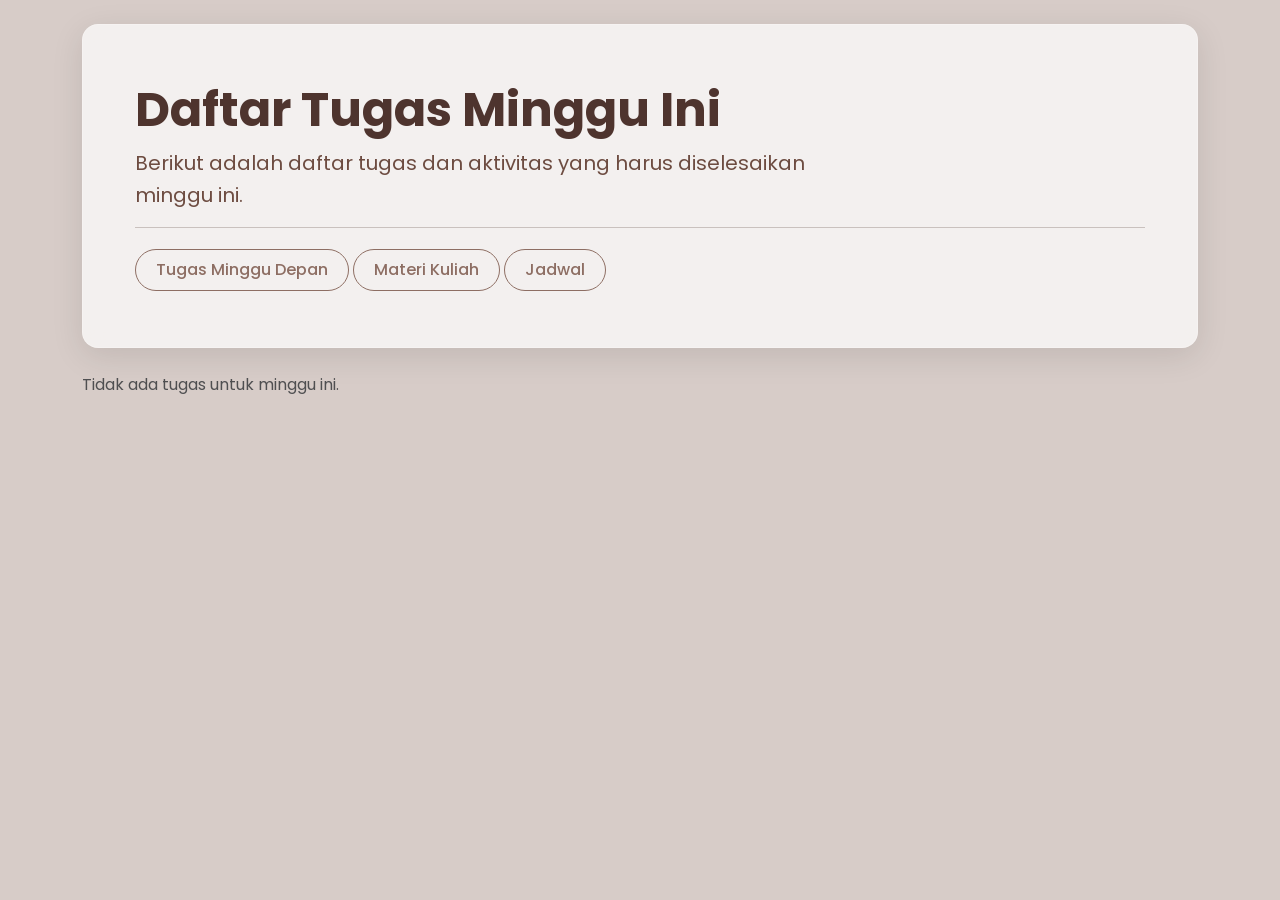
<file: index.html>
<!DOCTYPE html>
<html lang="id">
<head>
    <meta charset="UTF-8">
    <!-- disable caching during development -->
    <meta http-equiv="Cache-Control" content="no-cache, no-store, must-revalidate">
    <meta http-equiv="Pragma" content="no-cache">
    <meta http-equiv="Expires" content="0">
    <meta name="viewport" content="width=device-width, initial-scale=1.0">
    <title>Tugas Minggu Ini - PBJ 2024</title>
    <link rel="preconnect" href="https://fonts.googleapis.com">
    <link rel="preconnect" href="https://fonts.gstatic.com" crossorigin>
    <link href="https://fonts.googleapis.com/css2?family=Poppins:wght@300;400;600;700&display=swap" rel="stylesheet">
    <link href="https://cdn.jsdelivr.net/npm/bootstrap@5.3.2/dist/css/bootstrap.min.css" rel="stylesheet">
    <link rel="stylesheet" href="style.css?v=1.5">
</head>
<body>

    <div class="container mt-4">
        <div class="p-3 mb-4 bg-light rounded-3">
            <div class="container-fluid py-3">
                <h1 class="display-5 fw-bold">Daftar Tugas Minggu Ini</h1>
                <p class="col-md-8 fs-5">Berikut adalah daftar tugas dan aktivitas yang harus diselesaikan minggu ini.</p>
                <hr>
                <div>
                    <a href="minggu-depan.html" class="btn btn-outline-secondary">Tugas Minggu Depan</a>
                    <a href="materi.html" class="btn btn-outline-secondary">Materi Kuliah</a>
                    <a href="jadwal.html" class="btn btn-outline-secondary">Jadwal</a>
                </div>
            </div>
        </div>
        
        <div id="daftar-tugas" class="row">
            </div>
    </div>

    <script src="https://cdn.jsdelivr.net/npm/bootstrap@5.3.2/dist/js/bootstrap.bundle.min.js"></script>
    <script src="script.js?v=1.1"></script>
</body>
</html>
</file>
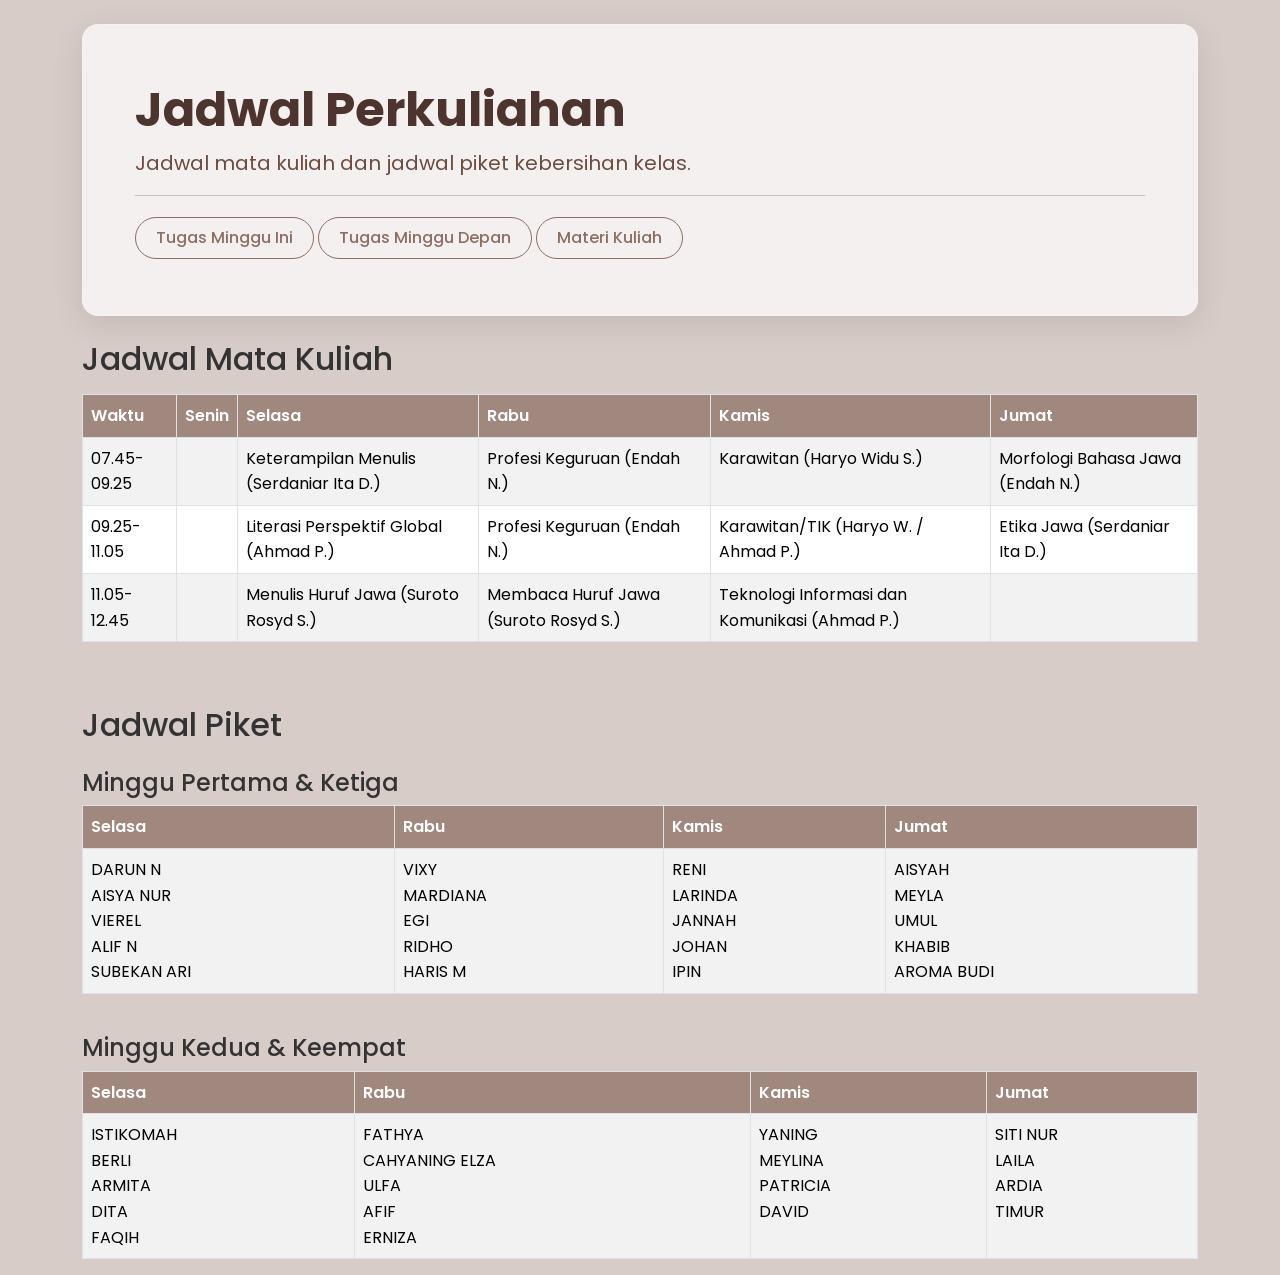
<file: jadwal.html>
<!DOCTYPE html>
<html lang="id">
<head>
    <meta charset="UTF-8">
    <meta name="viewport" content="width=device-width, initial-scale=1.0">
    <title>Jadwal Kuliah & Piket - PBJ 2024</title>
    <link rel="preconnect" href="https://fonts.googleapis.com">
    <link rel="preconnect" href="https://fonts.gstatic.com" crossorigin>
    <link href="https://fonts.googleapis.com/css2?family=Poppins:wght@300;400;600;700&display=swap" rel="stylesheet">
    <link href="https://cdn.jsdelivr.net/npm/bootstrap@5.3.2/dist/css/bootstrap.min.css" rel="stylesheet">
    <link rel="stylesheet" href="style.css?v=1.5">
</head>
<body>

    <div class="container mt-4">
        <div class="p-3 mb-4 bg-light rounded-3">
            <div class="container-fluid py-3">
                <h1 class="display-5 fw-bold">Jadwal Perkuliahan</h1>
                <p class="col-md-8 fs-5">Jadwal mata kuliah dan jadwal piket kebersihan kelas.</p>
                <hr>
                <div>
                    <a href="index.html" class="btn btn-outline-secondary">Tugas Minggu Ini</a>
                    <a href="minggu-depan.html" class="btn btn-outline-secondary">Tugas Minggu Depan</a>
                    <a href="materi.html" class="btn btn-outline-secondary">Materi Kuliah</a>
                </div>
            </div>
        </div>
        
        <div id="jadwal-kuliah-container" class="mb-5">
            <h2 class="mb-3">Jadwal Mata Kuliah</h2>
            <div class="table-responsive">
                <table class="table table-bordered table-striped table-hover">
                    <thead id="jadwal-kuliah-head"></thead>
                    <tbody id="jadwal-kuliah-body"></tbody>
                </table>
            </div>
        </div>

        <div id="jadwal-piket-container">
             </div>
    </div>

    <script src="https://cdn.jsdelivr.net/npm/bootstrap@5.3.2/dist/js/bootstrap.bundle.min.js"></script>
    <script src="script-jadwal.js?v=1.1"></script>
</body>
</html>
</file>
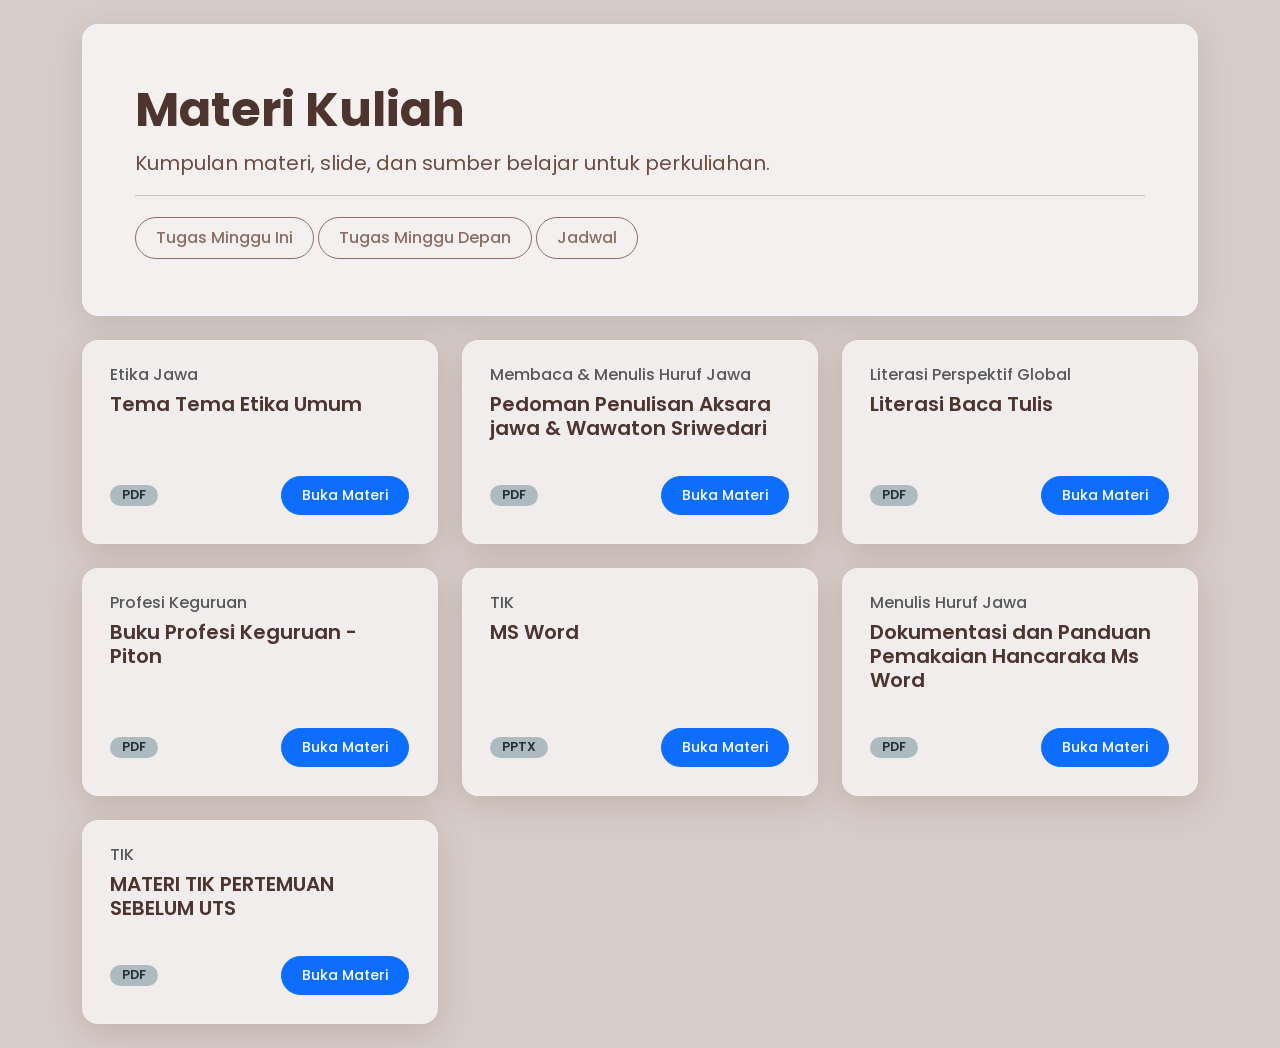
<file: materi.html>
<!DOCTYPE html>
<html lang="id">
<head>
    <meta charset="UTF-8">
    <meta name="viewport" content="width=device-width, initial-scale=1.0">
    <title>Materi Kuliah - PBJ 2024</title>
    <link rel="preconnect" href="https://fonts.googleapis.com">
    <link rel="preconnect" href="https://fonts.gstatic.com" crossorigin>
    <link href="https://fonts.googleapis.com/css2?family=Poppins:wght@300;400;600;700&display=swap" rel="stylesheet">
    <link href="https://cdn.jsdelivr.net/npm/bootstrap@5.3.2/dist/css/bootstrap.min.css" rel="stylesheet">
    <link rel="stylesheet" href="style.css?v=1.5">
</head>
<body>

    <div class="container mt-4">
        <div class="p-3 mb-4 bg-light rounded-3">
            <div class="container-fluid py-3">
                <h1 class="display-5 fw-bold">Materi Kuliah</h1>
                <p class="col-md-8 fs-5">Kumpulan materi, slide, dan sumber belajar untuk perkuliahan.</p>
                <hr>
                <div>
                    <a href="index.html" class="btn btn-outline-secondary">Tugas Minggu Ini</a>
                    <a href="minggu-depan.html" class="btn btn-outline-secondary">Tugas Minggu Depan</a>
                    <a href="jadwal.html" class="btn btn-outline-secondary">Jadwal</a>
                </div>
            </div>
        </div>
        
        <div id="daftar-materi" class="row">
            </div>
    </div>

    <script src="https://cdn.jsdelivr.net/npm/bootstrap@5.3.2/dist/js/bootstrap.bundle.min.js"></script>
    <script src="script-materi.js?v=1.0"></script>
</body>
</html>
</file>
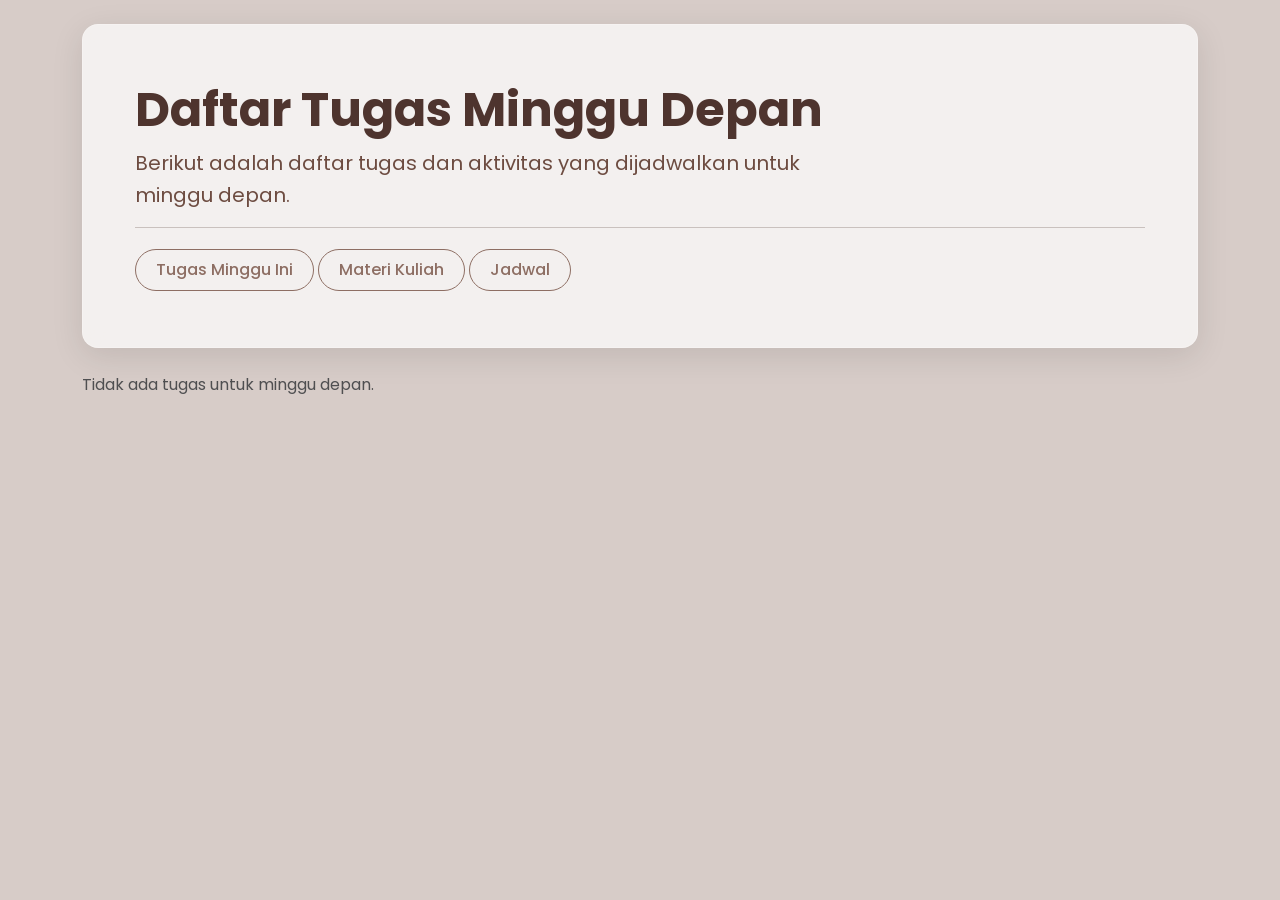
<file: minggu-depan.html>
<!DOCTYPE html>
<html lang="id">
<head>
    <meta charset="UTF-8">
    <!-- disable caching during development -->
    <meta http-equiv="Cache-Control" content="no-cache, no-store, must-revalidate">
    <meta http-equiv="Pragma" content="no-cache">
    <meta http-equiv="Expires" content="0">
    <meta name="viewport" content="width=device-width, initial-scale=1.0">
    <title>Tugas Minggu Depan - PBJ 2024</title>
    <link rel="preconnect" href="https://fonts.googleapis.com">
    <link rel="preconnect" href="https://fonts.gstatic.com" crossorigin>
    <link href="https://fonts.googleapis.com/css2?family=Poppins:wght@300;400;600;700&display=swap" rel="stylesheet">
    <link href="https://cdn.jsdelivr.net/npm/bootstrap@5.3.2/dist/css/bootstrap.min.css" rel="stylesheet">
    <link rel="stylesheet" href="style.css?v=1.5">
</head>
<body>

    <div class="container mt-4">
        <div class="p-3 mb-4 bg-light rounded-3">
            <div class="container-fluid py-3">
                <h1 class="display-5 fw-bold">Daftar Tugas Minggu Depan</h1>
                <p class="col-md-8 fs-5">Berikut adalah daftar tugas dan aktivitas yang dijadwalkan untuk minggu depan.</p>
                <hr>
                <div>
                    <a href="index.html" class="btn btn-outline-secondary">Tugas Minggu Ini</a>
                    <a href="materi.html" class="btn btn-outline-secondary">Materi Kuliah</a>
                    <a href="jadwal.html" class="btn btn-outline-secondary">Jadwal</a>
                </div>
            </div>
        </div>
        
        <div id="daftar-tugas" class="row">
            </div>
    </div>

    <script src="https://cdn.jsdelivr.net/npm/bootstrap@5.3.2/dist/js/bootstrap.bundle.min.js"></script>
    <script src="script-minggu-depan.js?v=1.1"></script>
</body>
</html>
</file>
<file: style.css>
/* Import font Poppins dari Google Fonts */
@import url('https://fonts.googleapis.com/css2?family=Poppins:wght@300;400;600;700&display=swap');

/* Gaya Umum */
body {
    font-family: 'Poppins', sans-serif;
    color: #333;
    line-height: 1.6;
    background-color: #D7CCC8; /* Warna Coklat Kopi Susu yang lebih lembut */
}

/* Gaya Header Utama */
.p-3.mb-4.bg-light.rounded-3 {
    background-color: rgba(255, 255, 255, 0.7) !important;
    backdrop-filter: blur(10px);
    border: 1px solid rgba(255, 255, 255, 0.2);
    border-radius: 1rem !important;
    box-shadow: 0 8px 32px 0 rgba(0, 0, 0, 0.1);
    padding: 2.5rem !important;
    color: #4E342E;
}

.p-3.mb-4.bg-light.rounded-3 h1 {
    font-weight: 700;
    color: #4E342E;
}

.p-3.mb-4.bg-light.rounded-3 p {
    font-weight: 400;
    color: #6D4C41;
}

/* Tombol Navigasi di Header */
.btn-outline-secondary {
    border-color: #8D6E63;
    color: #8D6E63;
    font-weight: 500;
    border-radius: 2rem;
    padding: 0.5rem 1.25rem;
    transition: all 0.3s ease;
    margin-top: 5px; /* Memberi sedikit jarak di mobile */
}

.btn-outline-secondary:hover {
    background-color: #8D6E63;
    color: #fff;
    transform: translateY(-2px);
    box-shadow: 0 4px 15px rgba(0,0,0,0.1);
}

/* --- GAYA KARTU MODERN --- */
.card-tugas {
    background: rgba(255, 255, 255, 0.65);
    backdrop-filter: blur(12px);
    border: 1px solid rgba(255, 255, 255, 0.2);
    border-radius: 1rem;
    box-shadow: 0 8px 32px 0 rgba(109, 76, 65, 0.2);
    transition: all 0.3s ease;
    overflow: hidden;
    border-left: none;

    /* Animasi Fade-in */
    animation: fadeIn 0.6s ease-out forwards;
    opacity: 0;
}

@keyframes fadeIn {
    from {
        opacity: 0;
        transform: translateY(20px);
    }
    to {
        opacity: 1;
        transform: translateY(0);
    }
}

.card-tugas:hover {
    transform: translateY(-10px);
    box-shadow: 0 12px 40px 0 rgba(109, 76, 65, 0.25);
    background: rgba(255, 255, 255, 0.8);
}

.card-body {
    padding: 1.75rem;
}

.card-title {
    font-weight: 600;
    color: #4E342E;
    margin-bottom: 0.75rem;
}

.card-text {
    font-weight: 400;
    color: #6D4C41;
    font-size: 0.95rem;
    margin-bottom: 1.5rem;
}

/* Gaya Deadline & Kategori */
.card-deadline, .badge.bg-secondary {
    font-size: 0.8rem;
    font-weight: 600;
    padding: 0.25rem 0.75rem;
    border-radius: 2rem;
    display: inline-block;
}
.card-deadline {
    color: #BF360C;
    background-color: rgba(255, 235, 238, 0.7);
}
.badge.bg-secondary {
    background-color: rgba(144, 164, 174, 0.7) !important;
    color: #263238;
}

/* Posisi Tombol */
.card-body > div:last-child {
    display: flex;
    justify-content: space-between;
    align-items: center;
    margin-top: auto;
}

/* Tombol Aksi */
.btn {
    border-radius: 2rem;
    font-weight: 500;
    padding: 0.5rem 1.25rem;
    transition: all 0.3s ease;
}
.btn:hover {
    transform: translateY(-2px);
    box-shadow: 0 4px 15px rgba(0,0,0,0.1);
}

/* Spinner Loading */
.spinner-border {
    color: #A1887F !important;
    margin-top: 50px;
}

/* --- PENYESUAIAN TAMPILAN MOBILE --- */
@media (max-width: 576px) {
    .p-3.mb-4.bg-light.rounded-3 {
        padding: 1.5rem !important; /* Kurangi padding header */
    }
    .p-3.mb-4.bg-light.rounded-3 h1 {
        font-size: 2rem; /* Kecilkan font judul utama */
    }
    .card-body {
        padding: 1.25rem; /* Kurangi padding kartu */
    }
    .card-title {
        font-size: 1.1rem; /* Kecilkan font judul kartu */
    }
}

/* Gaya untuk Header Tabel */
.table thead th {
    background-color: #A1887F; /* Coklat yang serasi */
    color: #fff;
    font-weight: 600;
    vertical-align: middle;
}
</file>
